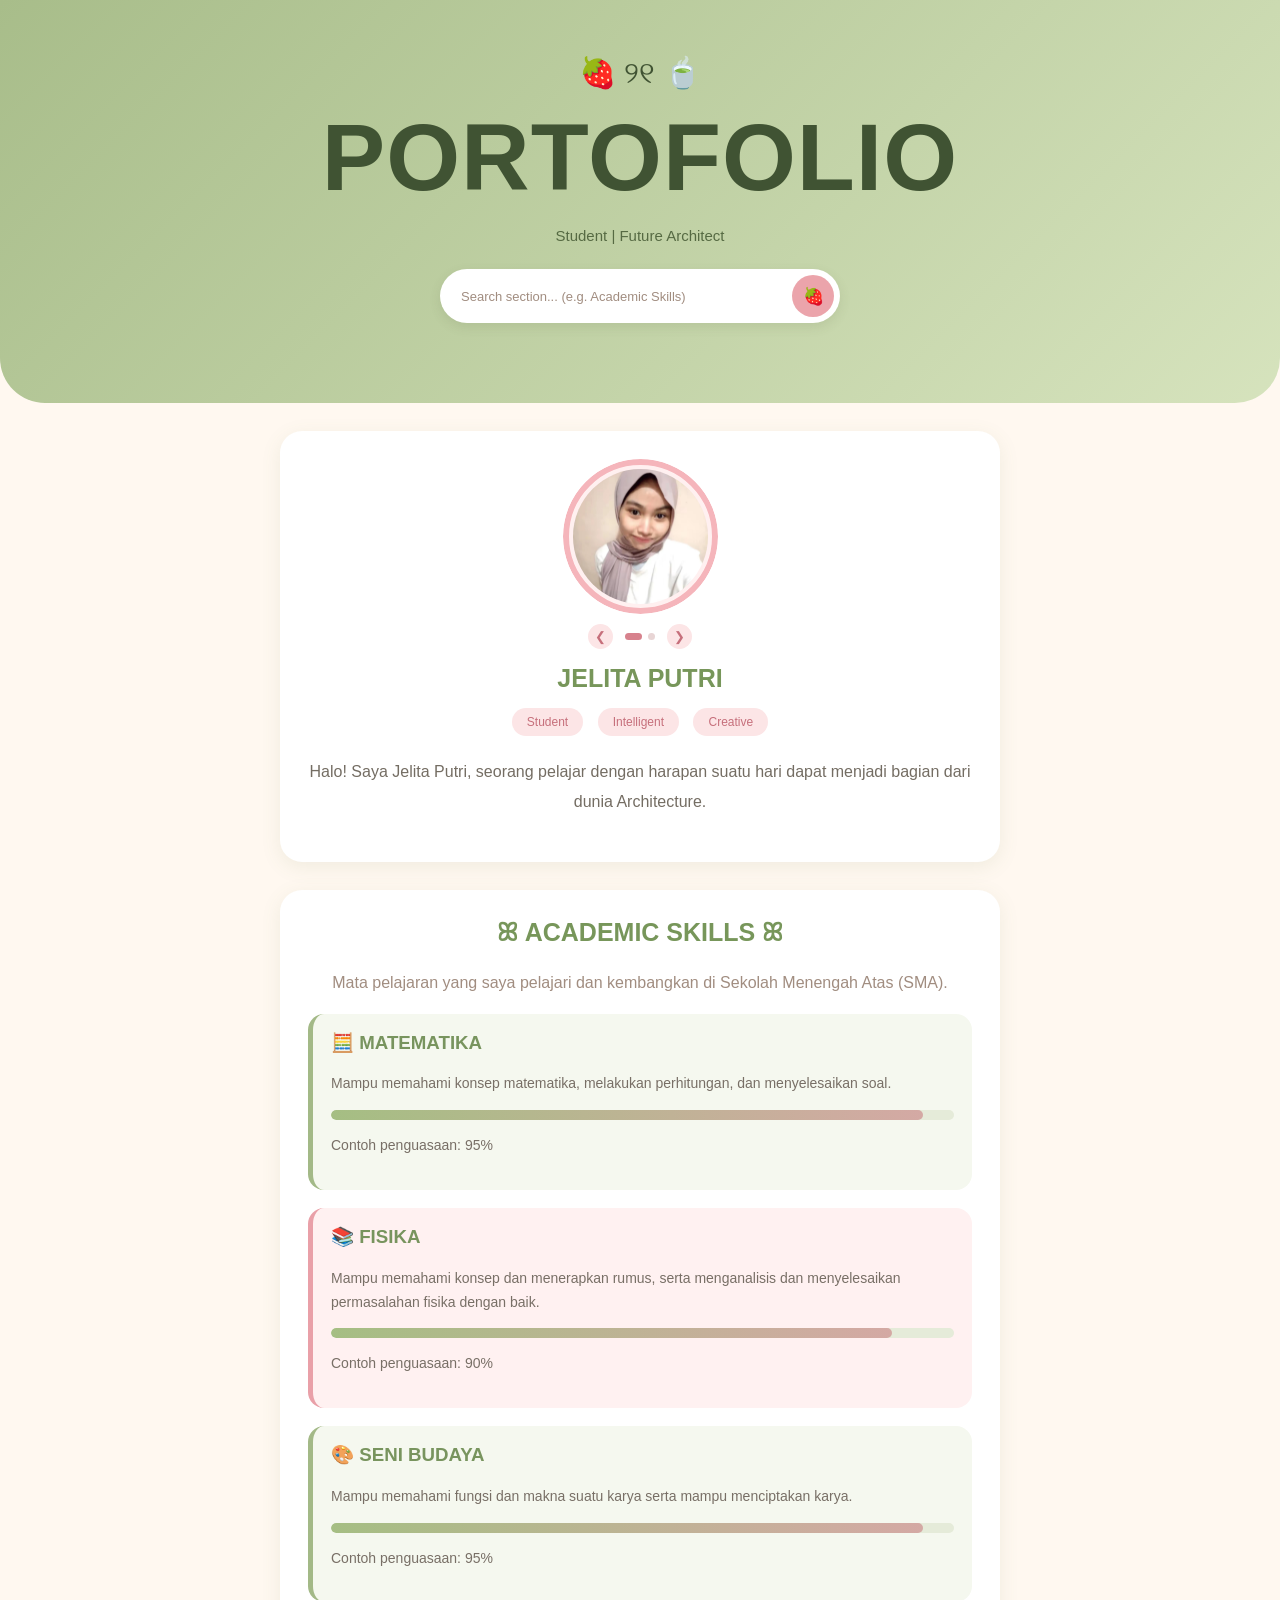
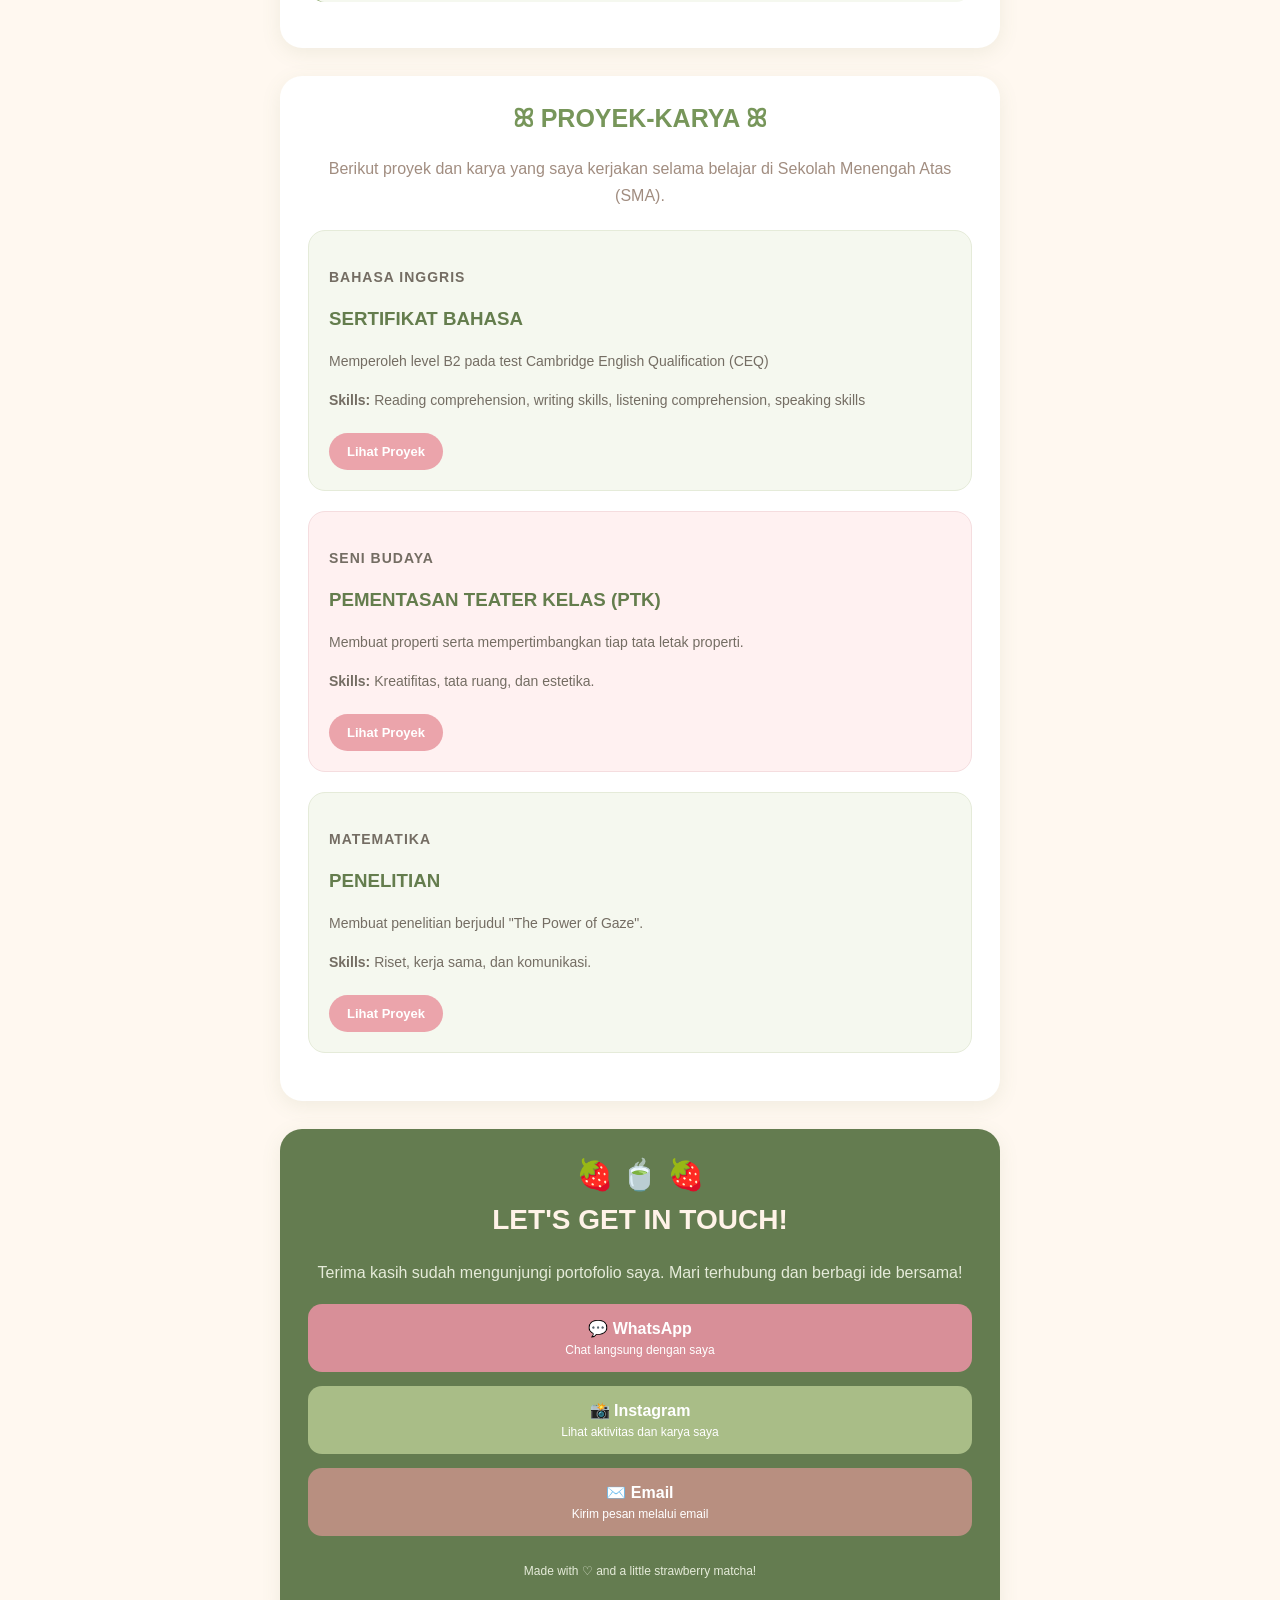
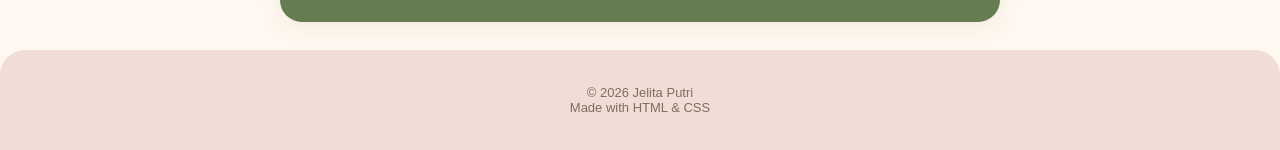
<file: index.html>
<!DOCTYPE html>
<html lang="id">

<head>
<meta charset="UTF-8">
<meta name="viewport" content="width=device-width, initial-scale=1.0">
<title>My Portofolio | Jelita Putri</title>

<style>

/* GENERAL */
* { box-sizing: border-box; } 
body { margin: 0; font-family: 'Trebuchet MS', Arial, sans-serif; background-color: #FFF8F0; color: #45523B;}

/* HEADER */
header { background: linear-gradient(135deg, #A8BD8A, #D6E3BD); text-align: center; padding: 55px 20px; color: #405333; border-radius: 0 0 45px 45px; position: relative; }
header h1 { font-size: 95px; margin: 0; letter-spacing: 1px; }
header p { color: #566A43; font-size: 15px; }
.decor { font-size: 30px; margin-bottom: 12px; }

/* SEARCH BAR */
.search-box { display: flex; align-items: center; max-width: 400px; margin: 25px auto 0; background: #FFFFFF; padding: 6px; border-radius: 30px; box-shadow: 0 4px 12px rgba(80, 90, 60, 0.12); }
.search-box input { flex: 1; min-width: 0; border: none; outline: none; background: transparent; padding: 12px 15px; color: #45523B; font-family: inherit; font-size: 13px; }
.search-box input::placeholder { color: #A18D80; }
.search-box button { border: none; background: #EBA4AB; color: white; width: 42px; height: 42px; border-radius: 50%; cursor: pointer; font-size: 17px; transition: 0.3s; }
.search-box button:hover { background: #D7828D; transform: scale(1.08); }
.search-message { font-size: 12px; color: #FFF8F0; margin-top: 10px; min-height: 15px; }

/* SECTION UMUM */
section { max-width: 720px; margin: 28px auto; padding: 28px; background: #FFFFFF; border-radius: 22px; box-shadow: 0 5px 20px rgba(107, 125, 78, 0.10); }
h2 { color: #77965A; text-align: center; margin-top: 0; font-size: 25px; }
.subtitle { color: #A18D80; text-align: center; line-height: 1.7; font-size: 16px; }


/* PROFIL */
.profile { text-align: center; }

/* FOTO CAROUSEL */
.profile-gallery { width: 155px; margin: 0 auto 15px; position: relative; }
.profile-carousel { width: 100%; overflow: hidden; border-radius: 50%; cursor: grab; touch-action: pan-y; user-select: none; }
.profile-carousel:active { cursor: grabbing; }
.profile-track { display: flex; transition: transform 0.4s ease; }
.profile-track img { display: block; flex: 0 0 100%; width: 100%; height: 155px; object-fit: cover; object-position: center; border-radius: 50%; border: 6px solid #F5B5BB; padding: 4px; background: #FFF0F0; pointer-events: none; }

/* TOMBOL FOTO */
.photo-controls { display: flex; align-items: center; justify-content: center; gap: 12px; margin-top: 10px; }
.photo-btn { width: 25px; height: 25px; border: none; border-radius: 50%; background: #FCE5E6; color: #C66F7B; cursor: pointer; transition: 0.3s; }
.photo-btn:hover { background: #F5B5BB; transform: scale(1.15); }
.photo-dots { display: flex; gap: 6px; }
.photo-dot { width: 7px; height: 7px; border-radius: 50%; background: #E8D5D5; cursor: pointer; transition: 0.3s; }
.photo-dot.active { background: #D7828D; width: 17px; border-radius: 10px; }

/* INFORMASI PROFIL */
.profile h2 { color: #77965A; margin-bottom: 10px; text-align: center; }
.profile p { line-height: 1.9; color: #746D63; text-align: center; }

/* LABEL */
.tag { display: inline-block; background: #FCE5E6; color: #C66F7B; padding: 7px 15px; border-radius: 30px; font-size: 12px; margin: 5px; }

/* AKADEMIK */
.skill { padding: 18px; margin: 18px 0; border-radius: 16px; background: #F5F8EF; border-left: 5px solid #A3B987; }
.skill:nth-of-type(even) { background: #FFF1F1; border-left-color: #E9A0A8; }
.skill h3 { margin-top: 0; color: #78945E; }
.skill p { color: #786F66; line-height: 1.7; font-size: 14px; }
.bar { height: 10px; background: #E5EBD9; border-radius: 20px; overflow: hidden; }
.fill { height: 100%; background: linear-gradient(90deg, #A5BE83, #D4A9A4); border-radius: 20px; }

/* PROJECT */
.project { padding: 20px; margin: 20px 0; background: #F5F8EF; border-radius: 17px; border: 1px solid #E5EBD9; }
.project:nth-of-type(even) { background: #FFF1F1; border-color: #F5DDDF; }
.category { color: #D17F89; font-size: 12px; font-weight: bold; letter-spacing: 1px;}
.project h3 { color: #647D4D; }
.project p { line-height: 1.8; color: #746D63; font-size: 14px; }
.btn { display: inline-block; background: #EBA4AB; color: white; padding: 11px 18px; border-radius: 30px; text-decoration: none; font-size: 13px; font-weight: bold; margin-top: 5px; }
.btn:hover { background: #D7828D; }

/* KONTAK */
.contact { background: #647C50; color: white; text-align: center;}
.contact h2 { color: #FFF3E8; font-size: 28px; }
.contact p { color: #E5EBD9; line-height: 1.8; }
.contact-btn { display: block; padding: 15px; margin: 14px 0; border-radius: 14px; text-decoration: none; color: white; font-weight: bold; background: #D88F98; transition: 0.3s; }
.contact-btn:nth-of-type(2) { background: #A9BD87; }
.contact-btn:nth-of-type(3) { background: #B88F80; }
.contact-btn span { display: block; font-size: 12px; font-weight: normal; margin-top: 5px; }
.contact-btn:hover { transform: translateY(-3px); opacity: 0.9;}

/* FOOTER */
footer { background: #F1DDD5; color: #806D60; text-align: center; padding: 22px; font-size: 13px; border-radius: 25px 25px 0 0; }

/* RESPONSIVE */
@media (max-width: 600px) { header h1 { font-size: 29px; } section { margin: 18px 13px; padding: 22px 18px; } .profile-gallery { width: 135px; } .profile-track img { height: 135px; } .search-box { max-width: 320px; } }

</style>
</head>

<body>

<!-- HEADER -->
<header id="home">
<div class="decor">🍓 ୨୧ 🍵</div>
<h1>PORTOFOLIO</h1>
<p>Student | Future Architect</p>

<!-- SEARCH BAR -->
<form class="search-box" id="searchForm">
<input type="search" id="searchInput" placeholder="Search section... (e.g. Academic Skills)" autocomplete="off"a> 
<button type="submit" aria-label="Search"> 🍓 </button>
</form>
<div class="search-message" id="searchMessage"></div>
</header>

<!-- PROFIL -->
<section class="profile" id="profile">

<!-- FOTO PROFIL CAROUSEL -->
<div class="profile-gallery">
<div class="profile-carousel" id="profileCarousel">
<div class="profile-track" id="profileTrack">

<!-- FOTO PERTAMA -->
<img src="Pacar James.jpg" alt="Foto profil Jelita">

<!-- FOTO KEDUA -->
<img src="Pacar James 2.jpg" alt="Foto kedua Jelita">
</div>
</div>

        <!-- TOMBOL SLIDE FOTO -->

        <div class="photo-controls">

            <button
                class="photo-btn"
                id="prevPhoto"
                type="button"
                aria-label="Foto sebelumnya"
            >
                ❮
            </button>

            <div class="photo-dots" id="photoDots"></div>

            <button
                class="photo-btn"
                id="nextPhoto"
                type="button"
                aria-label="Foto berikutnya"
            >
                ❯
            </button>

        </div>

    </div>

<h2>JELITA PUTRI</h2>
<div>
<span class="tag">Student</span>
<span class="tag">Intelligent</span>
<span class="tag">Creative</span>
</div>
<p> Halo! Saya Jelita Putri, seorang pelajar dengan harapan suatu hari dapat menjadi bagian dari dunia Architecture. </p>
</section>

<!-- KEMAMPUAN AKADEMIK -->
<section id="skills">
<h2>ꕤ ACADEMIC SKILLS ꕤ</h2>
<p class="subtitle"> Mata pelajaran yang saya pelajari dan kembangkan di Sekolah Menengah Atas (SMA). </p>

<div class="skill">
<h3>🧮 MATEMATIKA</h3>
<p> Mampu memahami konsep matematika, melakukan perhitungan, dan menyelesaikan soal. </p>
<div class="bar">
<div class="fill" style="width:95%"></div>
</div>
<p>Contoh penguasaan: 95%</p>
</div>
  
<div class="skill">
<h3>📚 FISIKA</h3>
<p> Mampu memahami konsep dan menerapkan rumus, serta menganalisis dan menyelesaikan permasalahan fisika dengan baik. </p>
<div class="bar">
<div class="fill" style="width:90%"></div>
</div>
<p>Contoh penguasaan: 90%</p>
</div>

<div class="skill">
<h3>🎨 SENI BUDAYA</h3>
<p> Mampu memahami fungsi dan makna suatu karya serta mampu menciptakan karya. </p>
<div class="bar">
<div class="fill" style="width:95%"></div>
</div>
<p>Contoh penguasaan: 95%</p>
</div>
</section>

<!-- PROYEK DAN KARYA -->
<section id="projects">
<h2>ꕤ PROYEK-KARYA ꕤ</h2>
<p class="subtitle"> Berikut proyek dan karya yang saya kerjakan selama belajar di Sekolah Menengah Atas (SMA). </p>

<div class="project">
<p class="category">BAHASA INGGRIS</p>
<h3>SERTIFIKAT BAHASA</h3>
<p> Memperoleh level B2 pada test Cambridge English Qualification (CEQ) </p>
<p> <b>Skills:</b> Reading comprehension, writing skills, listening comprehension, speaking skills </p>
<a href="1.html" class="btn"> Lihat Proyek </a>
</div>
  
<div class="project">
<p class="category">SENI BUDAYA</p>
<h3>PEMENTASAN TEATER KELAS (PTK)</h3>
<p> Membuat properti serta mempertimbangkan tiap tata letak properti. </p>
<p> <b>Skills: </b> Kreatifitas, tata ruang, dan estetika. </p>
<a href="2.html" class="btn"> Lihat Proyek </a>
</div>

<div class="project">
<p class="category">MATEMATIKA</p>
<h3>PENELITIAN</h3>
<p> Membuat penelitian berjudul "The Power of Gaze". </p>
<p> <b>Skills:</b> Riset, kerja sama, dan komunikasi. </p>
<a href="3.html" class="btn"> Lihat Proyek </a>
</div>
</section>

<!-- KONTAK -->
<section class="contact" id="contact">
<div class="decor">🍓 🍵 🍓</div>
<h2>LET'S GET IN TOUCH!</h2>
<p> Terima kasih sudah mengunjungi portofolio saya. Mari terhubung dan berbagi ide bersama! </p>

<a href="https://wa.me/6281288958256" target="_blank" rel="noopener noreferrer" class="contact-btn"> 💬 WhatsApp <span>Chat langsung dengan saya</span> </a>
<a href="https://www.instagram.com/jlitaptr/" target="_blank" rel="noopener noreferrer" class="contact-btn"> 📸 Instagram <span>Lihat aktivitas dan karya saya</span> </a>
<a href="mailto:jelita2972009@gmail.com" class="contact-btn"> ✉️ Email <span>Kirim pesan melalui email</span> </a>

<p style="font-size:12px; margin-top:25px;"> Made with ♡ and a little strawberry matcha! </p>
</section>

<!-- FOOTER -->
<footer>
<p> © 2026 Jelita Putri <br> Made with HTML & CSS </p>
</footer>


<!-- JAVASCRIPT -->
<script>

/* SEARCH BAR */

// Daftar section dan kata kunci pencarian

const searchTargets = [

    {
        id: "home",
        keywords: ["home", "beranda", "portofolio", "portfolio"]
    },

    {
        id: "profile",
        keywords: ["profile", "profil", "about", "about me", "jelita"]
    },

    {
        id: "skills",
        keywords: [
            "academic skills",
            "skills",
            "akademik",
            "kemampuan akademik",
            "mata pelajaran"
        ]
    },

    {
        id: "projects",
        keywords: ["projects", "project", "proyek", "karya", "proyek karya"]
    },

    {
        id: "contact",
        keywords: ["contact", "kontak", "whatsapp", "instagram", "email"]
    }

];


const searchForm = document.getElementById("searchForm");

const searchInput = document.getElementById("searchInput");

const searchMessage = document.getElementById("searchMessage");


searchForm.addEventListener("submit", function(event) {

    event.preventDefault();

    const keyword = searchInput.value.toLowerCase().trim();

    let targetSection = "";


    // Memeriksa kata kunci pencarian

    for (let i = 0; i < searchTargets.length; i++) {

        const currentTarget = searchTargets[i];

        for (let j = 0; j < currentTarget.keywords.length; j++) {

            const currentKeyword = currentTarget.keywords[j];

            if (
                currentKeyword.includes(keyword) ||
                keyword.includes(currentKeyword)
            ) {

                if (keyword !== "") {
                    targetSection = currentTarget.id;
                    break;
                }

            }

        }

        if (targetSection !== "") {
            break;
        }

    }


    // Jika section ditemukan

    if (targetSection !== "") {

        document.getElementById(targetSection).scrollIntoView({
            behavior: "smooth"
        });

        searchMessage.textContent = "🍓 Section found!";

    }

    // Jika section tidak ditemukan

    else {

        searchMessage.textContent =
            "Section tidak ditemukan. Coba kata kunci lain!";

    }

});


/* =================================
   2. FOTO PROFIL CAROUSEL
================================= */

const profileTrack = document.getElementById("profileTrack");

const profileCarousel = document.getElementById("profileCarousel");

const profileImages = profileTrack.querySelectorAll("img");

const photoDots = document.getElementById("photoDots");

let currentPhoto = 0;


// Membuat indikator foto

for (let i = 0; i < profileImages.length; i++) {

    const dot = document.createElement("span");

    dot.classList.add("photo-dot");

    if (i === 0) {
        dot.classList.add("active");
    }

    dot.addEventListener("click", function() {

        currentPhoto = i;

        updatePhoto();

    });

    photoDots.appendChild(dot);

}


function updatePhoto() {

    profileTrack.style.transform =
        "translateX(-" + (currentPhoto * 100) + "%)";

    const dots = photoDots.querySelectorAll(".photo-dot");

    for (let i = 0; i < dots.length; i++) {

        if (i === currentPhoto) {
            dots[i].classList.add("active");
        } else {
            dots[i].classList.remove("active");
        }

    }

}


// Tombol foto berikutnya

document.getElementById("nextPhoto").addEventListener("click", function() {

    currentPhoto = (currentPhoto + 1) % profileImages.length;

    updatePhoto();

});


// Tombol foto sebelumnya

document.getElementById("prevPhoto").addEventListener("click", function() {

    currentPhoto =
        (currentPhoto - 1 + profileImages.length) % profileImages.length;

    updatePhoto();

});


// Swipe foto menggunakan jari atau mouse

let startX = 0;

let endX = 0;

let isDragging = false;


profileCarousel.addEventListener("pointerdown", function(event) {

    startX = event.clientX;

    isDragging = true;

});


profileCarousel.addEventListener("pointerup", function(event) {

    if (!isDragging) {
        return;
    }

    endX = event.clientX;

    const distance = endX - startX;


    // Geser ke kiri

    if (distance < -40) {

        currentPhoto =
            (currentPhoto + 1) % profileImages.length;

    }

    // Geser ke kanan

    else if (distance > 40) {

        currentPhoto =
            (currentPhoto - 1 + profileImages.length)
            % profileImages.length;

    }


    isDragging = false;

    updatePhoto();

});


profileCarousel.addEventListener("pointercancel", function() {

    isDragging = false;

});


</script>

</body>
</html>
</file>
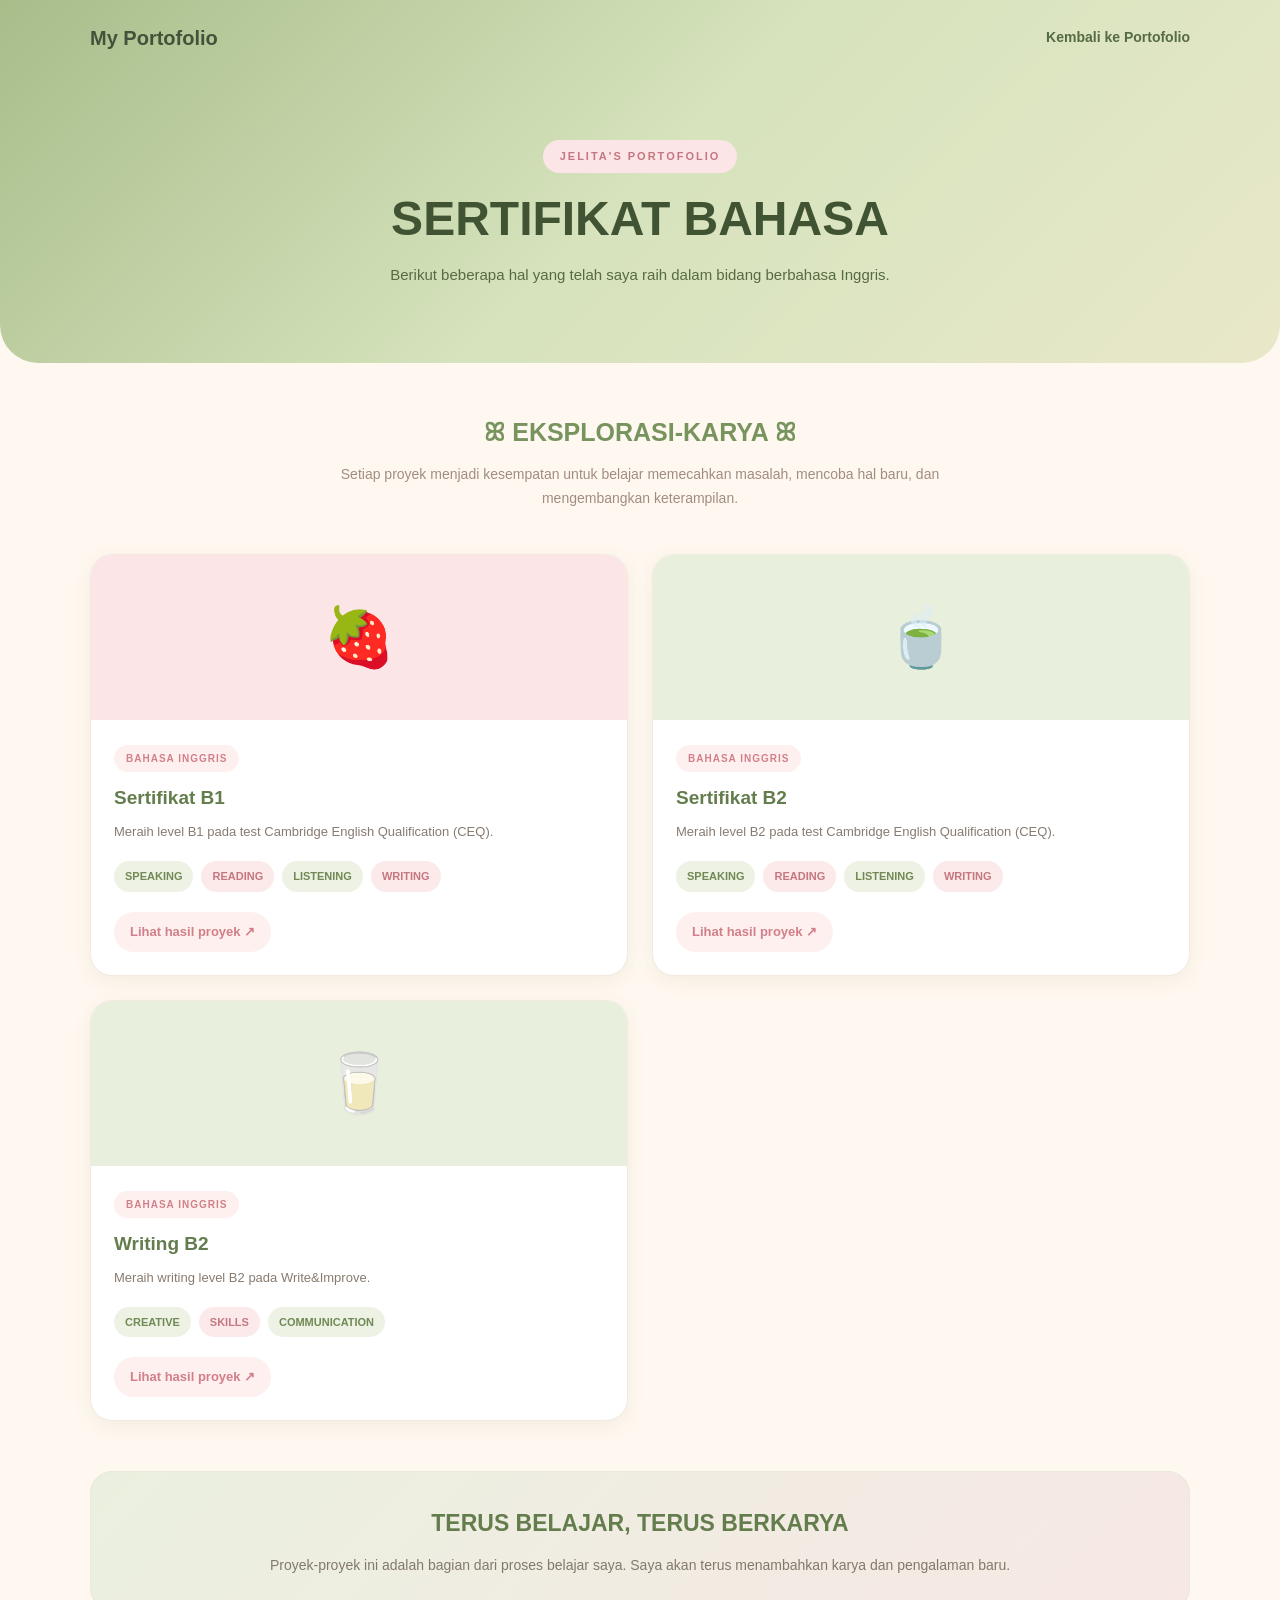
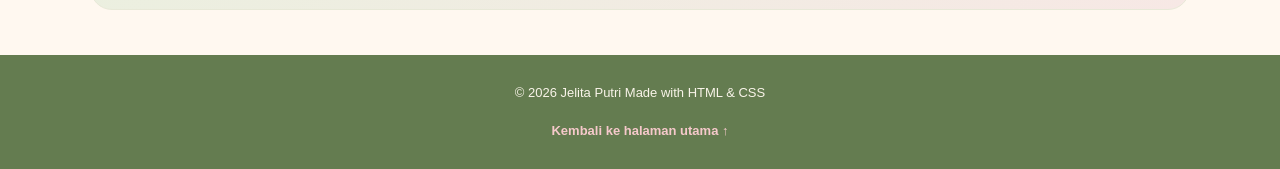
<file: 1.html>
<!DOCTYPE html>
<html lang="id">
<head>
  <meta charset="UTF-8">
  <meta name="viewport" content="width=device-width, initial-scale=1.0">
  <meta name="description" content="Kumpulan proyek Informatika saya.">
  <title>Proyek Pementasan Teater Kelas (PTK)</title>
  <link rel="stylesheet" href="JAMES.css">
</head>
<body>
  <header class="site-header">
    <nav class="navbar">
      <a class="brand" href="index.html">My Portofolio</a>
      <a class="back-link" href="index.html">Kembali ke Portofolio</a>
    </nav>
    <div class="hero">
      <span class="eyebrow">JELITA'S PORTOFOLIO</span>
      <h1>SERTIFIKAT BAHASA</h1>
      <p>Berikut beberapa hal yang telah saya raih dalam bidang berbahasa Inggris.</p>
    </div>
  </header>

  <main class="container">
    <section class="intro">
      <h2>EKSPLORASI-KARYA</h2>
      <p>Setiap proyek menjadi kesempatan untuk belajar memecahkan masalah, mencoba hal baru, dan mengembangkan keterampilan.</p>
    </section>

    <section class="project-grid" aria-label="Daftar Penelitian">
      <article class="project-card">
        <div class="project-visual visual-blue"><span>🍓</span></div>
        <div class="project-content">
          <span class="category">Bahasa Inggris</span><h3>Sertifikat B1</h3>
          <p>Meraih level B1 pada test Cambridge English Qualification (CEQ).</p>
          <div class="tags"><span>SPEAKING</span><span>READING</span><span>LISTENING</span><span>WRITING</span></div>
          <a class="project-link" href="B1.jpg">Lihat hasil proyek ↗</a>
        </div>
      </article>

      <article class="project-card">
        <div class="project-visual visual-green"><span>🍵</span></div>
        <div class="project-content">
          <span class="category">Bahasa Inggris</span><h3>Sertifikat B2</h3>
          <p>Meraih level B2 pada test Cambridge English Qualification (CEQ).</p>
          <div class="tags"><span>SPEAKING</span><span>READING</span><span>LISTENING</span><span>WRITING</span></div>
          <a class="project-link" href="B1.jpg">Lihat hasil proyek ↗</a>
        </div>
      </article>

      <article class="project-card">
        <div class="project-visual visual-green"><span>🥛</span></div>
        <div class="project-content">
          <span class="category">Bahasa Inggris</span><h3>Writing B2</h3>
          <p>Meraih writing level B2 pada Write&Improve.</p>
          <div class="tags"><span>CREATIVE</span><span>SKILLS</span><span>COMMUNICATION</span></div>
          <a class="project-link" href="Writing.jpg">Lihat hasil proyek ↗</a>
        </div>
      </article>
    </section>

    <section class="note">
      <h2>TERUS BELAJAR, TERUS BERKARYA</h2>
      <p>Proyek-proyek ini adalah bagian dari proses belajar saya. Saya akan terus menambahkan karya dan pengalaman baru.</p>
    </section>
  </main>

  <footer class="footer">
    <p>© 2026 Jelita Putri Made with HTML & CSS</p>
    <a href="index.html">Kembali ke halaman utama ↑</a>
  </footer>
</body>
</html>
</file>
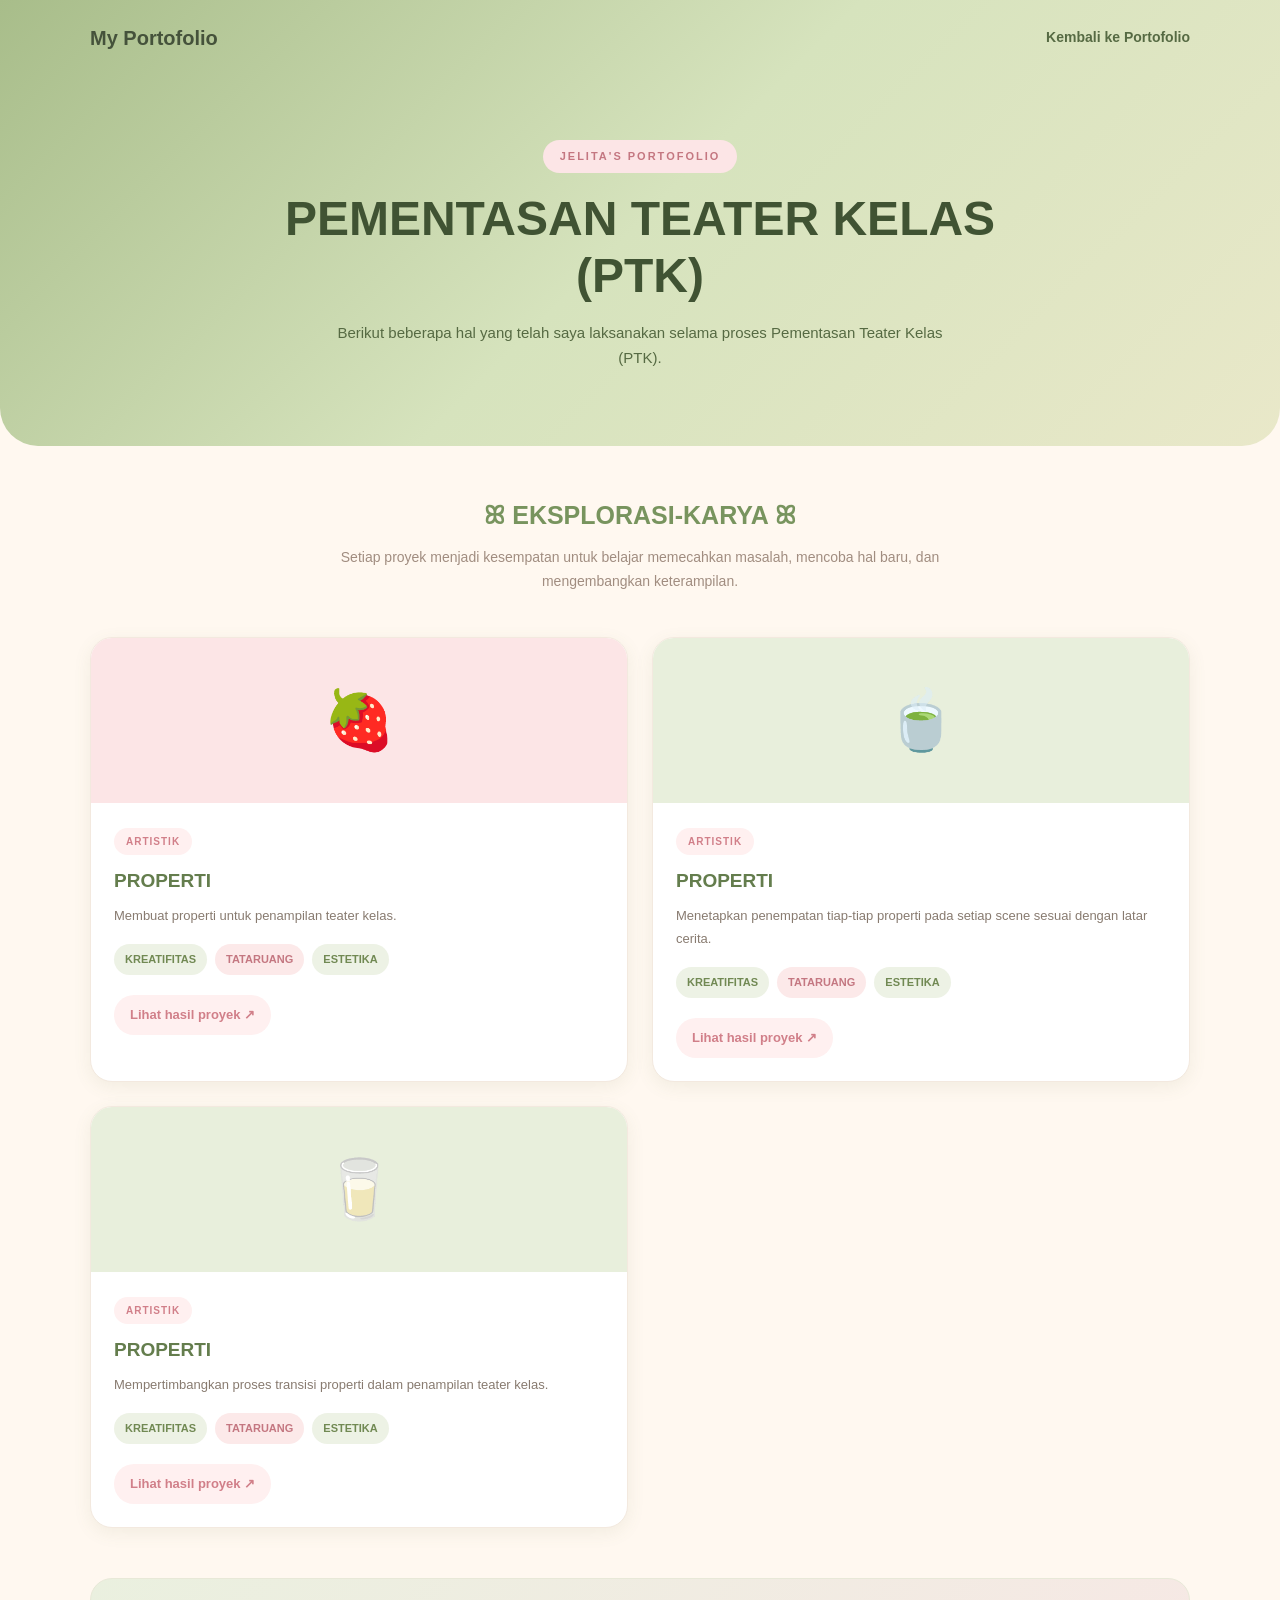
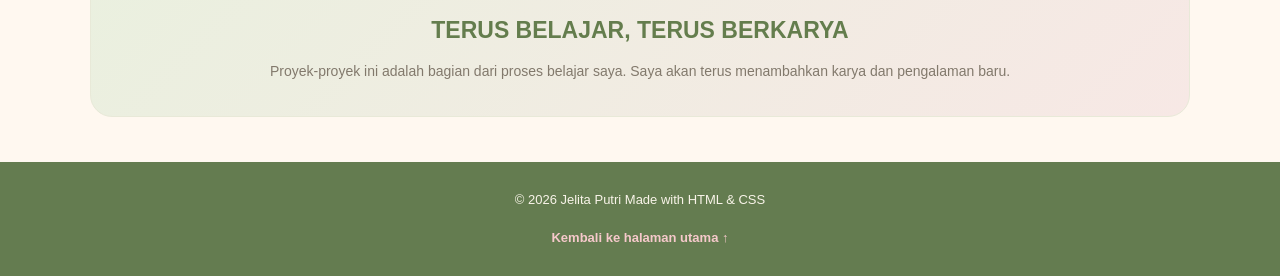
<file: 2.html>
<!DOCTYPE html>
<html lang="id">
<head>
  <meta charset="UTF-8">
  <meta name="viewport" content="width=device-width, initial-scale=1.0">
  <meta name="description" content="Kumpulan proyek Informatika saya.">
  <title>Proyek Pementasan Teater Kelas (PTK)</title>
  <link rel="stylesheet" href="JAMES.css">
</head>
<body>
  <header class="site-header">
    <nav class="navbar">
      <a class="brand" href="index.html">My Portofolio</a>
      <a class="back-link" href="index.html">Kembali ke Portofolio</a>
    </nav>
    <div class="hero">
      <span class="eyebrow">JELITA'S PORTOFOLIO</span>
      <h1>PEMENTASAN TEATER KELAS (PTK)</h1>
      <p>Berikut beberapa hal yang telah saya laksanakan selama proses Pementasan Teater Kelas (PTK).</p>
    </div>
  </header>

  <main class="container">
    <section class="intro">
      <h2>EKSPLORASI-KARYA</h2>
      <p>Setiap proyek menjadi kesempatan untuk belajar memecahkan masalah, mencoba hal baru, dan mengembangkan keterampilan.</p>
    </section>

    <section class="project-grid" aria-label="Daftar Penelitian">
      <article class="project-card">
        <div class="project-visual visual-blue"><span>🍓</span></div>
        <div class="project-content">
          <span class="category">Artistik</span><h3>PROPERTI</h3>
          <p>Membuat properti untuk penampilan teater kelas.</p>
          <div class="tags"><span>KREATIFITAS</span><span>TATARUANG</span><span>ESTETIKA</span></div>
          <a class="project-link" href="PTK1.mp4">Lihat hasil proyek ↗</a>
        </div>
      </article>

      <article class="project-card">
        <div class="project-visual visual-green"><span>🍵</span></div>
        <div class="project-content">
          <span class="category">Artistik</span><h3>PROPERTI</h3>
          <p>Menetapkan penempatan tiap-tiap properti pada setiap scene sesuai dengan latar cerita.</p>
          <div class="tags"><span>KREATIFITAS</span><span>TATARUANG</span><span>ESTETIKA</span></div>
          <a class="project-link" href="PTK2.mp4">Lihat hasil proyek ↗</a>
        </div>
      </article>

      <article class="project-card">
        <div class="project-visual visual-green"><span>🥛</span></div>
        <div class="project-content">
          <span class="category">Artistik</span><h3>PROPERTI</h3>
          <p>Mempertimbangkan proses transisi properti dalam penampilan teater kelas.</p>
          <div class="tags"><span>KREATIFITAS</span><span>TATARUANG</span><span>ESTETIKA</span></div>
          <a class="project-link" href="PTK3.mp4">Lihat hasil proyek ↗</a>
        </div>
      </article>
    </section>

    <section class="note">
      <h2>TERUS BELAJAR, TERUS BERKARYA</h2>
      <p>Proyek-proyek ini adalah bagian dari proses belajar saya. Saya akan terus menambahkan karya dan pengalaman baru.</p>
    </section>
  </main>

  <footer class="footer">
    <p>© 2026 Jelita Putri Made with HTML & CSS</p>
    <a href="index.html">Kembali ke halaman utama ↑</a>
  </footer>
</body>
</html>
</file>
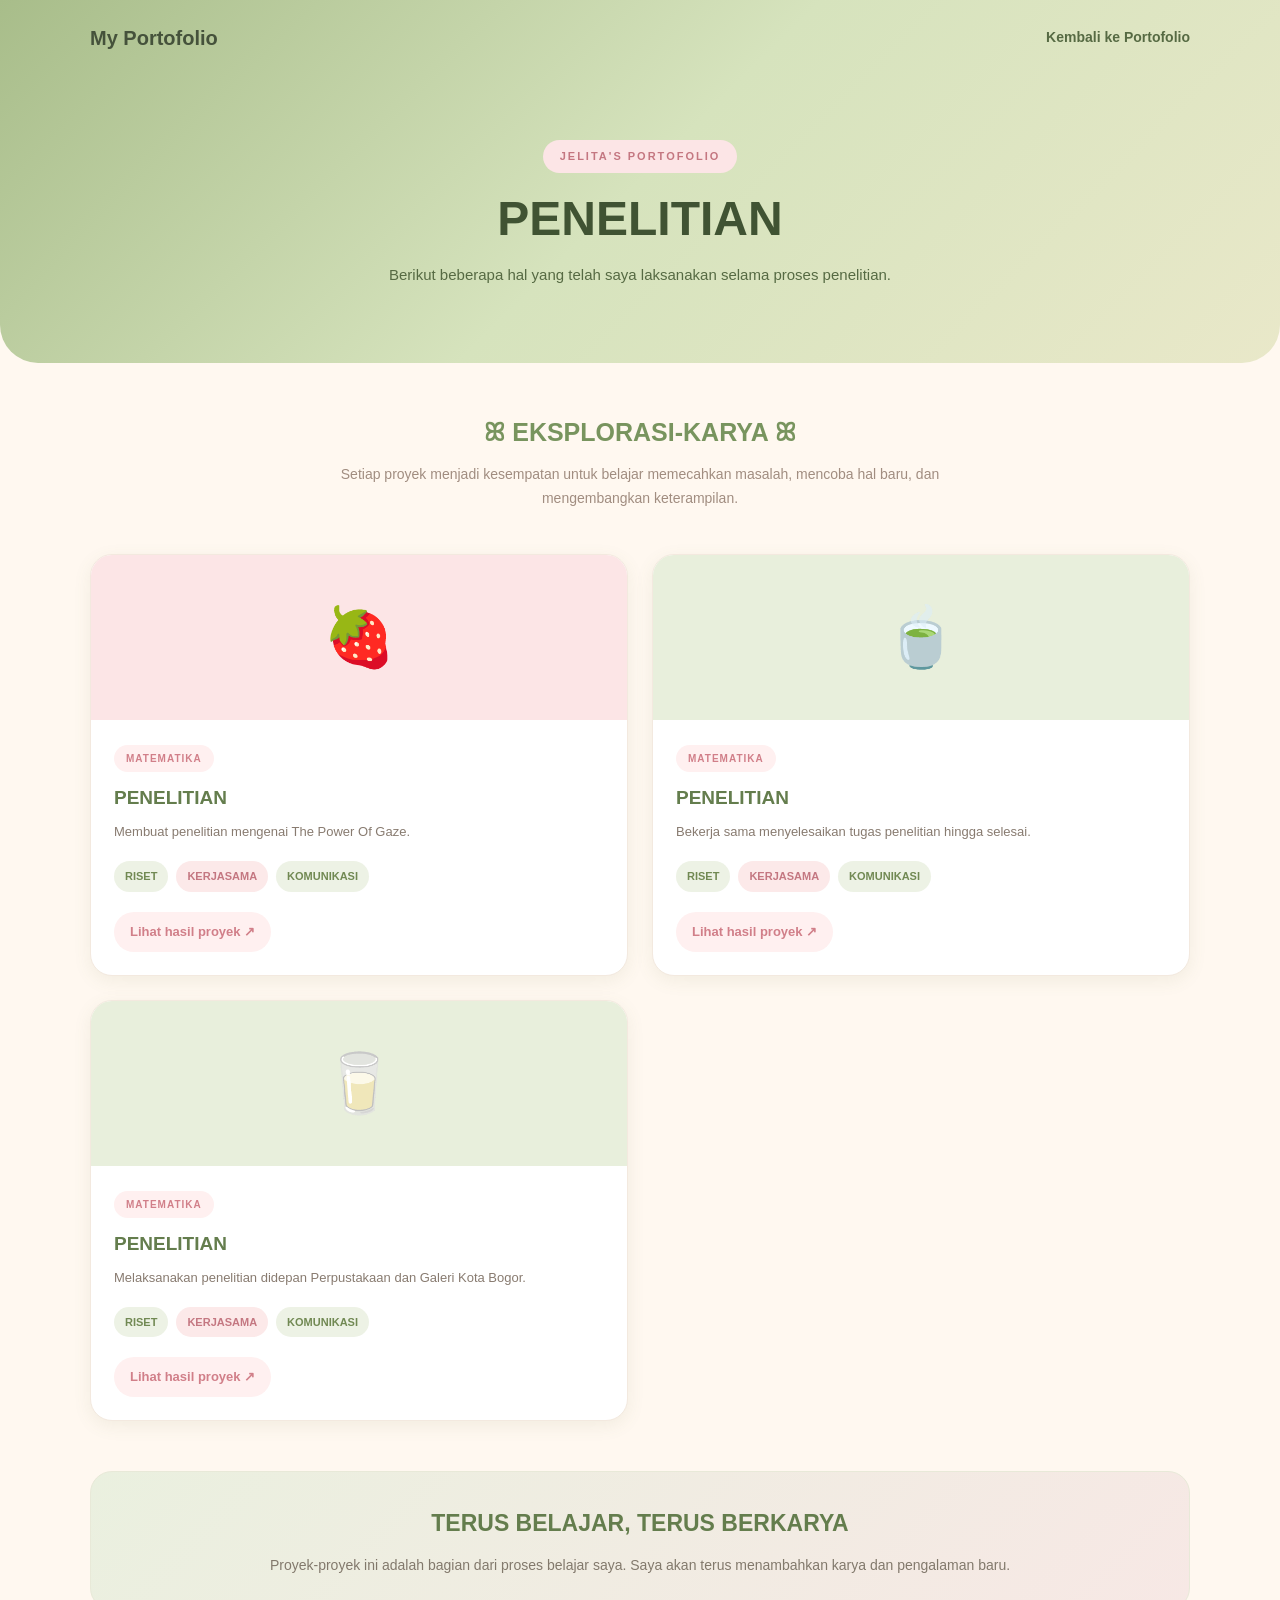
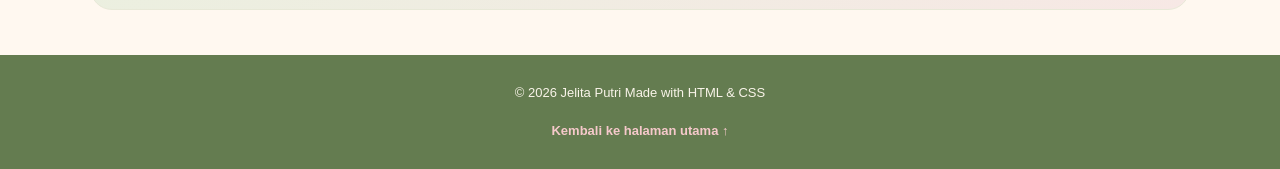
<file: 3.html>
<!DOCTYPE html>
<html lang="id">
<head>
  <meta charset="UTF-8">
  <meta name="viewport" content="width=device-width, initial-scale=1.0">
  <meta name="description" content="Kumpulan proyek Informatika saya.">
  <title>Proyek Pementasan Teater Kelas (PTK)</title>
  <link rel="stylesheet" href="JAMES.css">
</head>
<body>
  <header class="site-header">
    <nav class="navbar">
      <a class="brand" href="index.html">My Portofolio</a>
      <a class="back-link" href="index.html">Kembali ke Portofolio</a>
    </nav>
    <div class="hero">
      <span class="eyebrow">JELITA'S PORTOFOLIO</span>
      <h1>PENELITIAN</h1>
      <p>Berikut beberapa hal yang telah saya laksanakan selama proses penelitian.</p>
    </div>
  </header>

  <main class="container">
    <section class="intro">
      <h2>EKSPLORASI-KARYA</h2>
      <p>Setiap proyek menjadi kesempatan untuk belajar memecahkan masalah, mencoba hal baru, dan mengembangkan keterampilan.</p>
    </section>

    <section class="project-grid" aria-label="Daftar Penelitian">
      <article class="project-card">
        <div class="project-visual visual-blue"><span>🍓</span></div>
        <div class="project-content">
          <span class="category">Matematika</span><h3>PENELITIAN</h3>
          <p>Membuat penelitian mengenai The Power Of Gaze.</p>
          <div class="tags"><span>RISET</span><span>KERJASAMA</span><span>KOMUNIKASI</span></div>
          <a class="project-link" href="https://canva.link/n75u2fj113rfht9">Lihat hasil proyek ↗</a>
        </div>
      </article>

      <article class="project-card">
        <div class="project-visual visual-green"><span>🍵</span></div>
        <div class="project-content">
          <span class="category">Matematika</span><h3>PENELITIAN</h3>
          <p>Bekerja sama menyelesaikan tugas penelitian hingga selesai.</p>
          <div class="tags"><span>RISET</span><span>KERJASAMA</span><span>KOMUNIKASI</span></div>
          <a class="project-link" href="PENELITIAN.jpg">Lihat hasil proyek ↗</a>
        </div>
      </article>

      <article class="project-card">
        <div class="project-visual visual-green"><span>🥛</span></div>
        <div class="project-content">
          <span class="category">Matematika</span><h3>PENELITIAN</h3>
          <p>Melaksanakan penelitian didepan Perpustakaan dan Galeri Kota Bogor.</p>
          <div class="tags"><span>RISET</span><span>KERJASAMA</span><span>KOMUNIKASI</span></div>
          <a class="project-link" href="VIDEO PENELITIAN.mp4">Lihat hasil proyek ↗</a>
        </div>
      </article>
    </section>

    <section class="note">
      <h2>TERUS BELAJAR, TERUS BERKARYA</h2>
      <p>Proyek-proyek ini adalah bagian dari proses belajar saya. Saya akan terus menambahkan karya dan pengalaman baru.</p>
    </section>
  </main>

  <footer class="footer">
    <p>© 2026 Jelita Putri Made with HTML & CSS</p>
    <a href="index.html">Kembali ke halaman utama ↑</a>
  </footer>
</body>
</html>
</file>
<file: JAMES.css>
/* STRAWBERRY MATCHA THEME 🍓🍵
   CSS EKSTERNAL */

* {
    box-sizing: border-box;
}

html {
    scroll-behavior: smooth;
}

body {
    margin: 0;
    font-family: 'Trebuchet MS', Arial, sans-serif;
    background: #FFF8F0;
    color: #45523B;
    line-height: 1.7;
}

/* HEADER */

.site-header {
    background: linear-gradient(
        135deg,
        #A8BD8A,
        #D6E3BD,
        #E9E8C9
    );
    color: #45523B;
    padding: 0 7%;
    border-radius: 0 0 38px 38px;
    overflow: hidden;
    position: relative;
}

.navbar {
    max-width: 1100px;
    margin: auto;
    min-height: 75px;

    display: flex;
    justify-content: space-between;
    align-items: center;
    gap: 20px;
}

.brand {
    color: #45523B;
    text-decoration: none;
    font-weight: bold;
    font-size: 20px;
}

.back-link {
    color: #566A43;
    text-decoration: none;
    font-size: 14px;
    font-weight: bold;
}

.back-link:hover {
    color: #D17F89;
}

/* HERO */

.hero {
    max-width: 850px;
    margin: auto;
    text-align: center;
    padding: 65px 15px 75px;
}

.eyebrow {
    display: inline-block;
    background: #FCE5E6;
    color: #C47781;
    padding: 7px 17px;
    border-radius: 30px;

    font-size: 11px;
    font-weight: bold;
    letter-spacing: 2px;
    margin-bottom: 17px;
}

.hero h1 {
    margin: 0 0 15px;
    font-size: clamp(32px, 5vw, 48px);
    line-height: 1.2;
    color: #405333;
}

.hero p {
    max-width: 650px;
    margin: auto;
    color: #566A43;
    font-size: 15px;
}

/* CONTAINER */

.container {
    width: min(1100px, 90%);
    margin: 0 auto;
}

/* INTRO */

.intro {
    text-align: center;
    padding: 48px 10px 28px;
}

.intro h2 {
    margin: 0 0 10px;
    color: #78945E;
    font-size: 25px;
}

.intro h2::before {
    content: "ꕤ ";
}

.intro h2::after {
    content: " ꕤ";
}

.intro p {
    max-width: 650px;
    margin: auto;
    color: #A18D80;
    font-size: 14px;
}

/* PROJECT GRID */

.project-grid {
    display: grid;
    grid-template-columns: repeat(2, minmax(0, 1fr));
    gap: 24px;
    padding: 15px 0 45px;
}

/* PROJECT CARD */

.project-card {
    background: #FFFFFF;
    border-radius: 22px;
    overflow: hidden;

    border: 1px solid #F3E9DF;

    box-shadow:
        0 5px 18px rgba(107, 125, 78, .09);

    transition:
        transform .25s ease,
        box-shadow .25s ease;
}

.project-card:hover {
    transform: translateY(-6px);

    box-shadow:
        0 13px 27px rgba(107, 125, 78, .16);
}

/* PROJECT VISUAL */

.project-visual {
    min-height: 165px;

    display: flex;
    justify-content: center;
    align-items: center;

    position: relative;
    overflow: hidden;
}

.project-visual span {
    font-size: 58px;
    transition: transform .3s ease;
}

.project-card:hover .project-visual span {
    transform: scale(1.13) rotate(-5deg);
}

/* PASTEL COLORS */

.visual-blue {
    background: #FCE5E6;
}

.visual-green {
    background: #E8EFDC;
}

.visual-purple {
    background: #F4E8E8;
}

.visual-orange {
    background: #F8E9D9;
}

.visual-pink {
    background: #FCE9EE;
}

.visual-teal {
    background: #E7F0E3;
}

.visual-yellow {
    background: #FFF0D9;
}

.visual-slate {
    background: #F1EAE0;
}

/* PROJECT CONTENT */

.project-content {
    padding: 23px;
}

.category {
    display: inline-block;
    color: #D17F89;

    background: #FFF0F0;

    padding: 5px 12px;
    border-radius: 20px;

    font-size: 10px;
    font-weight: bold;
    letter-spacing: 1px;
    text-transform: uppercase;
}

.project-content h3 {
    margin: 13px 0 9px;
    color: #647D4D;
    font-size: 19px;
    line-height: 1.4;
}

.project-content p {
    color: #887B70;
    font-size: 13px;
    margin: 0 0 17px;
    line-height: 1.8;
}

/* TAGS */

.tags {
    display: flex;
    flex-wrap: wrap;
    gap: 8px;
    margin-bottom: 20px;
}

.tags span {
    background: #EDF2E5;
    color: #718953;

    padding: 6px 11px;
    border-radius: 20px;

    font-size: 11px;
    font-weight: bold;
}

.tags span:nth-child(even) {
    background: #FCE9E9;
    color: #C47781;
}

/* PROJECT LINK */

.project-link {
    display: inline-block;

    color: #D17F89;
    font-size: 13px;
    font-weight: bold;

    text-decoration: none;

    background: #FFF0F0;
    padding: 9px 16px;
    border-radius: 25px;

    transition: .2s ease;
}

.project-link:hover {
    background: #EBA4AB;
    color: white;
    text-decoration: none;
}

/* NOTE */

.note {
    background: linear-gradient(
        135deg,
        #EAF0DF,
        #F7E8E5
    );

    border: 1px solid #E8E9D8;
    border-radius: 22px;

    padding: 32px;
    text-align: center;

    margin: 5px 0 45px;
}

.note h2 {
    margin: 0 0 10px;
    color: #647D4D;
    font-size: 23px;
}

.note p {
    color: #82796C;
    margin: 0;
    font-size: 14px;
}

/* FOOTER */

.footer {
    background: #647C50;
    color: #F9F4E9;

    text-align: center;
    padding: 27px 15px;

    font-size: 13px;
}

.footer p {
    margin: 0 0 8px;
}

.footer a {
    display: inline-block;
    color: #F6C9CB;
    text-decoration: none;
    font-weight: bold;
    margin-top: 8px;
}

.footer a:hover {
    color: white;
    text-decoration: underline;
}

/* RESPONSIVE */

@media (max-width: 650px) {

    .site-header {
        padding: 0 5%;
    }

    .navbar {
        min-height: 65px;
    }

    .brand {
        font-size: 14px;
    }

    .back-link {
        font-size: 11px;
    }

    .hero {
        padding: 48px 5px 55px;
    }

    .hero h1 {
        font-size: 31px;
    }

    .hero p {
        font-size: 13px;
    }

    .container {
        width: 92%;
    }

    .project-grid {
        grid-template-columns: 1fr;
        gap: 19px;
    }

    .project-visual {
        min-height: 145px;
    }

    .project-content {
        padding: 21px;
    }

    .intro {
        padding-top: 35px;
    }

    .note {
        padding: 25px 19px;
    }

}
</file>
